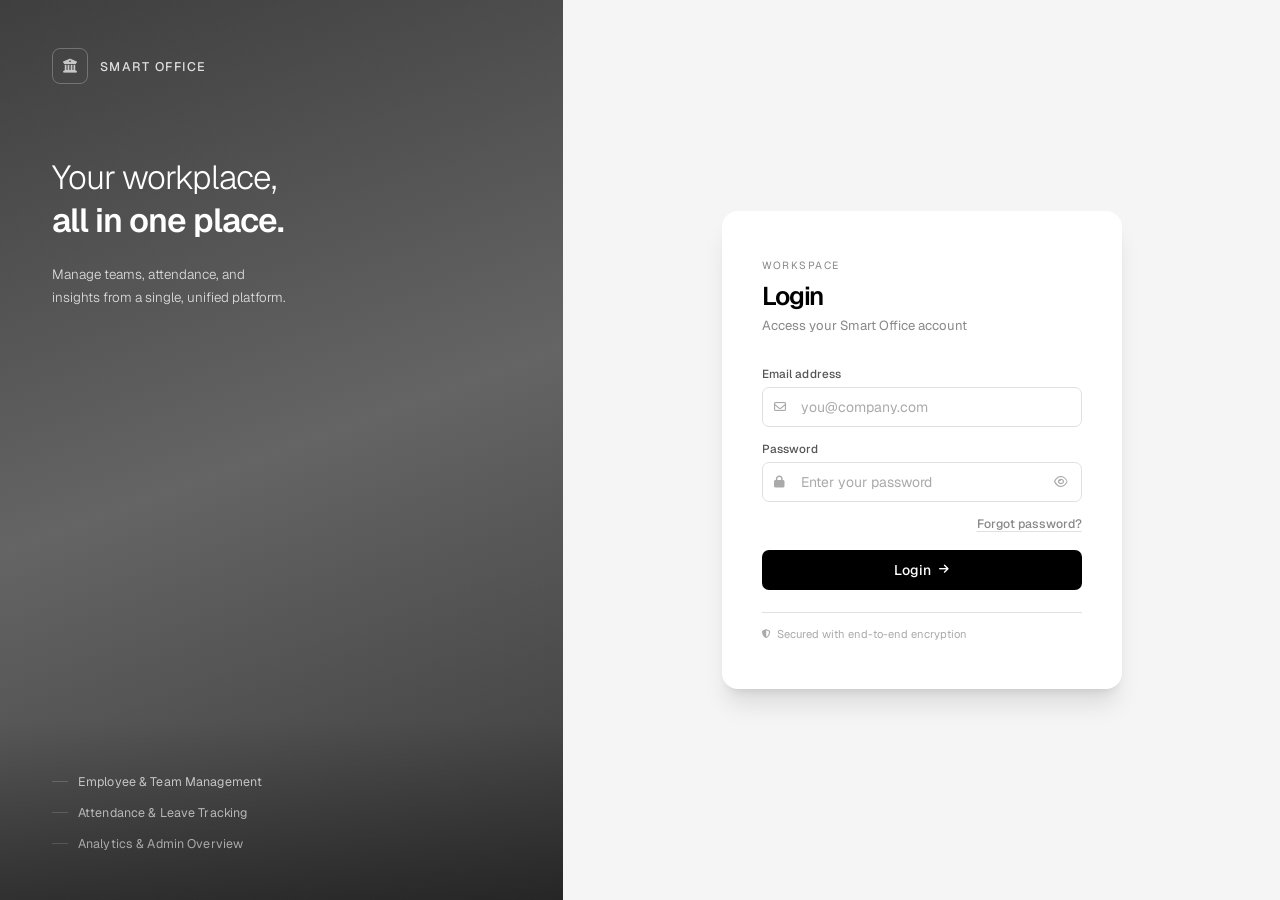
<file: Smart_Office_Management/src/main/webapp/index.html>
<!DOCTYPE html>
<html lang="en">
<head>
<meta charset="UTF-8">
<meta name="viewport" content="width=device-width, initial-scale=1.0">
<title>Smart Office — Login</title>
<link rel="preconnect" href="https://fonts.googleapis.com">
<link rel="preconnect" href="https://fonts.gstatic.com" crossorigin>
<link
	href="https://fonts.googleapis.com/css2?family=Geist:wght@300;400;500;600&family=Geist+Mono:wght@400;500&display=swap"
	rel="stylesheet">
<link rel="stylesheet"
	href="https://cdnjs.cloudflare.com/ajax/libs/font-awesome/6.5.0/css/all.min.css">
<link rel="stylesheet" href="css/smart-office-theme.css">
<script src="js/smart-office-toast.js"></script>

<style>
*, *::before, *::after {
	box-sizing: border-box;
	margin: 0;
	padding: 0;
}

:root {
	--ink: #000000;
	--ink-2: #555555;
	--ink-3: #888888;
	--ink-4: #aaaaaa;
	--line: #e0e0e0;
	--bg: #f5f5f5;
	--white: #ffffff;
}

html, body {
	height: 100%;
	font-family: 'Geist', system-ui, -apple-system, sans-serif;
	background: var(--bg);
	color: var(--ink);
	overflow: hidden;
}

.page {
	display: flex;
	height: 100vh;
	width: 100vw;
}

/* LEFT */
.left {
	flex: 0 0 44%;
	display: flex;
	flex-direction: column;
	justify-content: space-between;
	padding: 48px 52px;
	position: relative;
	overflow: hidden;
}

/* grain overlay */
.left::before {
	content: '';
	position: absolute;
	inset: 0;
	z-index: 1;
	background-image:
		url("data:image/svg+xml,%3Csvg viewBox='0 0 200 200' xmlns='http://www.w3.org/2000/svg'%3E%3Cfilter id='n'%3E%3CfeTurbulence type='fractalNoise' baseFrequency='0.9' numOctaves='4' stitchTiles='stitch'/%3E%3C/filter%3E%3Crect width='100%25' height='100%25' filter='url(%23n)' opacity='0.04'/%3E%3C/svg%3E");
	background-size: 180px 180px;
	pointer-events: none;
	opacity: .5;
}

/* bottom logo bar fade */
.left::after {
	content: '';
	position: absolute;
	bottom: 0;
	left: 0;
	right: 0;
	height: 180px;
	z-index: 1;
	background: linear-gradient(to top, rgba(0, 0, 0, .35) 0%, transparent
		100%);
	pointer-events: none;
}

.left-photo {
	position: absolute;
	inset: 0;
	background-image:
		url('https://images.unsplash.com/photo-1497366216548-37526070297c?w=900&q=80&fit=crop');
	background-size: cover;
	background-position: center;
	z-index: 0;
}

/* dark gradient overlay for readability */
.left-photo::after {
	content: '';
	position: absolute;
	inset: 0;
	background: linear-gradient(160deg, rgba(10, 10, 10, .78) 0%,
		rgba(10, 10, 10, .62) 50%, rgba(10, 10, 10, .80) 100%);
}

.left-top {
	position: relative;
	z-index: 1;
}

.left-bottom {
	position: relative;
	z-index: 1;
}

.logo {
	display: flex;
	align-items: center;
	gap: 12px;
	margin-bottom: 72px;
}

.logo:hover .logo-box {
	border-color: rgba(255, 255, 255, .4);
	color: rgba(255, 255, 255, .9);
	font-size: 15px;
}

.logo-box {
	width: 36px;
	height: 36px;
	border: 1.5px solid rgba(255, 255, 255, .25);
	border-radius: 8px;
	display: flex;
	align-items: center;
	justify-content: center;
	font-size: 14px;
	color: rgba(255, 255, 255, .7);
}

.logo-name {
	font-size: .78rem;
	font-weight: 500;
	color: rgba(255, 255, 255, .82);
	letter-spacing: .12em;
	text-transform: uppercase;
}

.logo-name:hover {
	color: rgba(255, 255, 255, .95);
	cursor: default;
}

.headline {
	font-size: clamp(1.8rem, 2.6vw, 2.4rem);
	font-weight: 300;
	color: var(--white);
	line-height: 1.3;
	letter-spacing: -.03em;
	margin-bottom: 20px;
}

.headline strong {
	font-weight: 600;
	display: block;
}

.desc {
	font-size: .84rem;
	color: rgba(255, 255, 255, .82);
	line-height: 1.75;
	max-width: 240px;
	font-weight: 300;
}

.feature-list {
	list-style: none;
	display: flex;
	flex-direction: column;
	gap: 14px;
}

.feature-list li {
	display: flex;
	align-items: center;
	gap: 10px;
	font-size: .78rem;
	color: rgba(255, 255, 255, .82);
	font-weight: 400;
	letter-spacing: .01em;
}

.feature-list li::before {
	content: '';
	width: 16px;
	height: 1px;
	background: rgba(255, 255, 255, .2);
	flex-shrink: 0;
}

.ver {
	font-family: 'Geist Mono', monospace;
	font-size: .62rem;
	color: rgba(255, 255, 255, .18);
	letter-spacing: .12em;
	text-transform: uppercase;
	margin-top: 32px;
}

/* RIGHT */
.right {
	flex: 0 0 56%;
	display: flex;
	align-items: center;
	justify-content: center;
	background: var(--bg);
	position: relative;
}

.card {
	width: 100%;
	max-width: 400px;
	margin: 0 32px;
	background: var(--white);
	border-radius: 16px;
	box-shadow: 0 20px 25px -5px rgb(0 0 0/ 0.1), 0 8px 10px -6px
		rgb(0 0 0/ 0.1);
	padding: 48px 40px;
	position: relative;
}

.frm {
	width: 100%;
}

#frmForgot {
	display: none;
}

.card-head {
	margin-bottom: 32px;
}

.card-label {
	font-family: 'Geist', system-ui, sans-serif;
	font-size: .65rem;
	letter-spacing: .14em;
	text-transform: uppercase;
	color: var(--ink-3);
	margin-bottom: 10px;
}

.card-title {
	font-size: 1.6rem;
	font-weight: 600;
	color: var(--ink);
	letter-spacing: -.04em;
	line-height: 1.1;
}

.card-sub {
	font-size: .82rem;
	color: var(--ink-3);
	margin-top: 6px;
	font-weight: 400;
}

.field {
	margin-bottom: 14px;
}

.field label {
	display: block;
	font-size: .73rem;
	font-weight: 500;
	color: var(--ink-2);
	margin-bottom: 6px;
	letter-spacing: .01em;
}

.inp-wrap {
	position: relative;
}

.inp-wrap input {
	width: 100%;
	padding: 10px 14px 10px 38px;
	border: 1px solid var(--line);
	border-radius: 7px;
	font-family: 'Geist', system-ui, sans-serif;
	font-size: .875rem;
	color: var(--ink);
	background: var(--white);
	outline: none;
	transition: border-color .15s, box-shadow .15s;
}

.inp-wrap input::placeholder {
	color: var(--ink-4);
}

.inp-wrap input:focus {
	border-color: var(--ink);
	box-shadow: 0 0 0 3px rgba(0, 0, 0, .08);
}

.inp-wrap .ico {
	position: absolute;
	left: 12px;
	top: 50%;
	transform: translateY(-50%);
	font-size: 12px;
	color: var(--ink-4);
	pointer-events: none;
	transition: color .15s;
}

.inp-wrap:focus-within .ico {
	color: var(--ink-2);
}

.eye-btn {
	position: absolute;
	right: 10px;
	top: 50%;
	transform: translateY(-50%);
	background: none;
	border: none;
	cursor: pointer;
	color: var(--ink-4);
	font-size: 12px;
	padding: 4px;
	transition: color .15s;
}

.eye-btn:hover {
	color: var(--ink);
}

.mid-row {
	display: flex;
	justify-content: flex-end;
	margin: 6px 0 18px;
}

.fp-btn {
	background: none;
	border: none;
	cursor: pointer;
	font-family: 'Geist', system-ui, sans-serif;
	font-size: .76rem;
	font-weight: 500;
	color: var(--ink-3);
	padding: 0;
	transition: color .15s;
	text-decoration: underline;
	text-underline-offset: 3px;
	text-decoration-color: var(--line);
}

.fp-btn:hover {
	color: var(--ink);
	text-decoration-color: var(--ink-2);
}

.btn-submit {
	width: 100%;
	padding: 11px 16px;
	border: none;
	border-radius: 7px;
	background: var(--ink);
	color: var(--white);
	font-family: 'Geist', system-ui, sans-serif;
	font-size: .875rem;
	font-weight: 500;
	letter-spacing: .01em;
	cursor: pointer;
	display: flex;
	align-items: center;
	justify-content: center;
	gap: 8px;
	transition: opacity .15s, transform .1s;
}

.btn-submit:hover {
	opacity: .85;
	transform: translateY(-1px);
}

.btn-submit:active {
	transform: translateY(0);
	opacity: 1;
}

.back-btn {
	display: inline-flex;
	align-items: center;
	gap: 6px;
	background: none;
	border: none;
	cursor: pointer;
	font-family: 'Geist', system-ui, sans-serif;
	font-size: .78rem;
	font-weight: 500;
	color: var(--ink-3);
	padding: 0;
	margin-top: 14px;
	transition: color .15s;
	text-decoration: underline;
	text-underline-offset: 3px;
	text-decoration-color: var(--line);
}

.back-btn:hover {
	color: var(--ink);
}

.divider {
	height: 1px;
	background: var(--line);
	margin: 22px 0 14px;
}

.footer-note {
	display: flex;
	align-items: center;
	gap: 6px;
	font-size: .7rem;
	color: var(--ink-4);
}

.footer-note i {
	font-size: 9px;
}

.forgot-desc {
	font-size: .82rem;
	color: #555555;
	line-height: 1.7;
	margin-bottom: 20px;
	font-weight: 400;
}

/* Animations */
@keyframes slideOutLeft {
	from {opacity: 1;
	transform: translateX(0);
}

to {
	opacity: 0;
	transform: translateX(-20px);
}

}
@keyframes slideInRight {
	from {opacity: 0;
	transform: translateX(20px);
}

to {
	opacity: 1;
	transform: translateX(0);
}

}
@keyframes slideOutRight {
	from {opacity: 1;
	transform: translateX(0);
}

to {
	opacity: 0;
	transform: translateX(20px);
}

}
@keyframes slideInLeft {
	from {opacity: 0;
	transform: translateX(-20px);
}

to {
	opacity: 1;
	transform: translateX(0);
}

}
@keyframes entryReveal {
	from {opacity: 0;
	transform: translateY(14px);
}

to {
	opacity: 1;
	transform: translateY(0);
}

}
.anim-slide-out-left {
	animation: slideOutLeft .3s ease forwards;
}

.anim-slide-in-right {
	animation: slideInRight .3s ease forwards;
}

.anim-slide-out-right {
	animation: slideOutRight .3s ease forwards;
}

.anim-slide-in-left {
	animation: slideInLeft .3s ease forwards;
}

.anim-entry {
	animation: entryReveal .5s cubic-bezier(.22, 1, .36, 1) .06s both;
}

@media ( max-width : 768px) {
	.left {
		display: none;
	}
	.right {
		flex: 0 0 100%;
	}
	.card {
		margin: 24px 20px;
		padding: 40px 28px;
		max-width: none;
	}
}
</style>
</head>
<body>

	<div class="page">

		<!-- LEFT -->
		<div class="left">
			<div class="left-photo"></div>
			<div class="left-top">
				<div class="logo">
					<div class="logo-box">
						<i class="fa-solid fa-building-columns"></i>
					</div>
					<span class="logo-name">Smart Office</span>
				</div>

				<div class="headline">
					Your workplace,<br> <strong>all in one place.</strong>
				</div>
				<p class="desc">Manage teams, attendance, and insights from a
					single, unified platform.</p>
			</div>

			<div class="left-bottom">
				<ul class="feature-list">
					<li>Employee &amp; Team Management</li>
					<li>Attendance &amp; Leave Tracking</li>
					<li>Analytics &amp; Admin Overview</li>
				</ul>
				<!--       <div class="ver">v2.0 · HRMS Platform</div> -->
			</div>
		</div>

		<!-- RIGHT -->
		<div class="right">
			<div class="card">

				<!-- LOGIN -->
				<div class="frm anim-entry" id="frmLogin">
					<div class="card-head">
						<div class="card-label">Workspace</div>
						<div class="card-title">Login</div>
						<div class="card-sub">Access your Smart Office account</div>
					</div>

					<form action="Login" method="post" autocomplete="on">
						<div class="field">
							<label for="loginEmail">Email address</label>
							<div class="inp-wrap">
								<i class="fa-regular fa-envelope ico"></i> <input type="email"
									id="loginEmail" name="email" placeholder="you@company.com"
									required autocomplete="email">
							</div>
						</div>
						<div class="field">
							<label for="loginPwd">Password</label>
							<div class="inp-wrap">
								<i class="fa-solid fa-lock ico"></i> <input type="password"
									id="loginPwd" name="password" placeholder="Enter your password"
									required autocomplete="current-password">
								<button type="button" class="eye-btn" id="eyeBtn"
									title="Hold to reveal">
									<i class="fa-regular fa-eye" id="eyeIco"></i>
								</button>
							</div>
						</div>
						<div class="mid-row">
							<button type="button" class="fp-btn" id="btnShowForgot">Forgot
								password?</button>
						</div>
						<button type="submit" class="btn-submit">
							<span>Login</span> <i class="fa-solid fa-arrow-right"
								style="font-size: 11px"></i>
						</button>
					</form>

					<div class="divider"></div>
					<div class="footer-note">
						<i class="fa-solid fa-shield-halved"></i> Secured with end-to-end
						encryption
					</div>
				</div>

				<!-- FORGOT -->
				<div class="frm" id="frmForgot">
					<div class="card-head">
						<div class="card-label">Account recovery</div>
						<div class="card-title">Forget password</div>
						<div class="card-sub">We'll send you a secure link</div>
					</div>

					<p class="forgot-desc">Enter your registered email and we'll
						send a reset link valid for 20 minutes.</p>

					<form action="ForgotPasswordServlet" method="post"
						autocomplete="off">
						<div class="field">
							<label for="forgotEmail">Email address</label>
							<div class="inp-wrap">
								<i class="fa-regular fa-envelope ico"></i> <input type="email"
									id="forgotEmail" name="email" placeholder="you@company.com"
									required autocomplete="email">
							</div>
						</div>
						<button type="submit" class="btn-submit">
							<span>Send reset link</span> <i class="fa-solid fa-paper-plane"
								style="font-size: 11px"></i>
						</button>
					</form>

					<button type="button" class="back-btn" id="btnShowLogin">
						<i class="fa-solid fa-arrow-left" style="font-size: 9px"></i> Back
						to Login
					</button>

					<!--         <div class="divider"></div> -->
					<!--         <div class="footer-note"> -->
					<!--           <i class="fa-solid fa-shield-halved"></i> -->
					<!--           Secured with end-to-end encryption -->
					<!--         </div> -->
					<!--       </div> -->

				</div>
			</div>

		</div>

		<div id="toast" aria-live="polite"></div>

		<script>
(function () {
  if (window.self !== window.top) {
    window.top.location.replace(window.location.href);
  }
})();
const frmLogin  = document.getElementById('frmLogin');
const frmForgot = document.getElementById('frmForgot');
let busy = false;

document.getElementById('btnShowForgot').addEventListener('click', function () {
  if (busy) return; busy = true;
  frmLogin.classList.add('anim-slide-out-left');
  setTimeout(function () {
    frmLogin.style.display = 'none'; frmLogin.classList.remove('anim-slide-out-left');
    frmForgot.style.display = 'block';
    requestAnimationFrame(function () { requestAnimationFrame(function () {
      frmForgot.classList.add('anim-slide-in-right');
      setTimeout(function () { frmForgot.classList.remove('anim-slide-in-right'); document.getElementById('forgotEmail').focus(); busy = false; }, 350);
    }); });
  }, 320);
});

document.getElementById('btnShowLogin').addEventListener('click', function () {
  if (busy) return; busy = true;
  frmForgot.classList.add('anim-slide-out-right');
  setTimeout(function () {
    frmForgot.style.display = 'none'; frmForgot.classList.remove('anim-slide-out-right');
    frmLogin.style.display = 'block';
    requestAnimationFrame(function () { requestAnimationFrame(function () {
      frmLogin.classList.add('anim-slide-in-left');
      setTimeout(function () { frmLogin.classList.remove('anim-slide-in-left'); document.getElementById('loginEmail').focus(); busy = false; }, 350);
    }); });
  }, 320);
});

const eyeBtn = document.getElementById('eyeBtn');
const eyeIco = document.getElementById('eyeIco');
const pwInp  = document.getElementById('loginPwd');
eyeBtn.addEventListener('click', () => {
	  const isVisible = pwInp.type === 'text';
	  pwInp.type = isVisible ? 'password' : 'text';
	  eyeIco.className = isVisible ? 'fa-regular fa-eye' : 'fa-regular fa-eye-slash';
	});

	eyeBtn.addEventListener('touchstart', e => { e.preventDefault(); eyeBtn.click(); });const sp = new URLSearchParams(window.location.search);
const MSGS = { invalid:'Invalid email or password.', inactive:'Your account is inactive. Contact admin.', invalidRole:'Invalid role assigned. Contact admin.', server:'Server error. Please try again later.', weakPassword:'Password must be ≥8 chars: upper, lower, number & symbol.', sessionExpired:'Session expired. Please login again.' };
const err = sp.get('error');
const logout = sp.get('logout');

let hasParams = false;

if (err && MSGS[err]) {
    showToast(MSGS[err], 'error');
    hasParams = true;
}

if (logout === 'success') {
    showToast('Logged out successfully.', 'success');
    hasParams = true;
}

// 🔥 Remove params after showing message
if (hasParams) {
    setTimeout(() => {
        window.history.replaceState({}, document.title, window.location.pathname);
    }, 100);
}
document.addEventListener('contextmenu', e => e.preventDefault());
document.onkeydown = e => e.keyCode===123||(e.ctrlKey&&e.shiftKey&&['I','J','C'].includes(e.key.toUpperCase()))?false:true;
</script>
</body>
</html>
</file>
<file: Smart_Office_Management/src/main/webapp/css/smart-office-theme.css>
@import url("smart-office-toast.css");

/**
 * Smart Office — shared UI tokens (login + dashboard shells)
 * Palette: primary black, white surfaces, gray text, light borders (matches login)
 */
:root {
  --so-black: #000000;
  --so-black-soft: #111111;
  --so-text: #555555;
  --so-text-muted: #888888;
  --so-text-light: #aaaaaa;
  --so-border: #e0e0e0;
  --so-bg: #ffffff;
  --so-bg-page: #f5f5f5;
  --so-sidebar-bg: #2d2d2d;
  --so-sidebar-border: #242424;
  --so-sidebar-active: rgba(255, 255, 255, 0.14);
  --so-sidebar-hover: rgba(255, 255, 255, 0.08);
  --so-sidebar-width: 18rem;
  --so-font: "Geist", system-ui, -apple-system, "Segoe UI", sans-serif;
  --so-font-mono: "Geist Mono", ui-monospace, monospace;
  /* Inner iframe pages (adminOverview / employee views) */
  --so-content-bg: #f0f2f8;
  --so-content-text: #1a1d2e;
  --so-content-text-muted: #5a6278;
  --so-content-text-dim: #9aa0b8;
  --so-content-border: #e4e8f0;
}

/* Fluid root type — scales between mobile and desktop (all pages using this stylesheet) */
html {
  font-size: clamp(14px, 3.75vw, 16px);
}

/* Shell layout (admin / user / manager dashboard) */
body.so-shell {
  font-family: var(--so-font);
  color: var(--so-text);
  background: var(--so-bg-page);
  min-height: 100dvh;
  height: 100dvh;
  padding-bottom: env(safe-area-inset-bottom, 0px);
}

.so-header {
  background: var(--so-bg) !important;
  border-color: var(--so-border) !important;
  box-shadow: 0 1px 0 rgba(0, 0, 0, 0.06);
  padding: 0.5rem 0.75rem !important;
  min-height: 0 !important;
  font-family: var(--so-font);
}

@media (min-width: 640px) {
  .so-header {
    padding-left: 1rem !important;
    padding-right: 1rem !important;
  }
}

.so-header h1 {
  color: var(--so-black) !important;
  font-size: 0.9375rem !important;
  font-weight: 600 !important;
  line-height: 1.25 !important;
  letter-spacing: -0.02em;
  font-family: var(--so-font);
}

@media (min-width: 640px) {
  .so-header h1 {
    font-size: 1rem !important;
  }
}

.so-header .so-welcome,
.so-header .text-slate-600 {
  color: var(--so-text) !important;
  font-size: 0.8125rem !important;
  font-family: var(--so-font);
}

.so-header .so-welcome strong,
.so-header strong.text-slate-800 {
  color: var(--so-black) !important;
}

.so-main {
  background: var(--so-bg-page) !important;
  padding-bottom: calc(env(safe-area-inset-bottom, 0px) + 12px);
}

/* Sidebar: soft charcoal (“light black”), compact width */
.so-sidebar {
  background: var(--so-sidebar-bg) !important;
  border-color: var(--so-sidebar-border) !important;
  box-shadow: none !important;
  width: var(--so-sidebar-width) !important;
  min-width: var(--so-sidebar-width) !important;
  max-width: min(85vw, var(--so-sidebar-width)) !important;
}

.so-sidebar nav,
.so-sidebar .border-t,
.so-sidebar .sidebar-bottom {
  border-color: rgba(255, 255, 255, 0.1) !important;
}

/* Nav buttons: default */
.so-sidebar .sidebar-btn {
  color: rgba(255, 255, 255, 0.78) !important;
  background: transparent !important;
}

.so-sidebar .sidebar-btn:hover {
  background: var(--so-sidebar-hover) !important;
  color: #ffffff !important;
}

/* Active — JS adds bg-indigo-50 + text-indigo-700 (admin/manager) or .active (user) */
.so-sidebar .sidebar-btn.bg-indigo-50,
.so-sidebar .sidebar-btn.text-indigo-700,
.so-sidebar .sidebar-btn.active {
  background: var(--so-sidebar-active) !important;
  color: #ffffff !important;
  font-weight: 600 !important;
}

.so-sidebar .sidebar-btn i {
  color: inherit;
  opacity: 0.95;
}

.so-sidebar .sidebar-btn,
.so-sidebar a[href*="logout"] {
  font-size: clamp(0.8125rem, 0.2vw + 0.78rem, 0.9375rem) !important;
  line-height: 1.35 !important;
}

/* Logout */
.so-sidebar a[href*="logout"],
.so-sidebar .so-logout {
  color: #fca5a5 !important;
}

.so-sidebar a[href*="logout"]:hover,
.so-sidebar .so-logout:hover {
  background: rgba(248, 113, 113, 0.12) !important;
  color: #fecaca !important;
}

.so-sidebar .sidebar-logout-btn {
  color: #fca5a5 !important;
}

.so-sidebar .sidebar-logout-btn:hover {
  background: rgba(248, 113, 113, 0.12) !important;
  color: #fecaca !important;
}

/* Mobile menu button in header (stays on white bar) */
.so-menu-btn {
  border-color: var(--so-border) !important;
  color: var(--so-text) !important;
  width: 2rem !important;
  height: 2rem !important;
  min-width: 2rem !important;
  min-height: 2rem !important;
  border-radius: 0.5rem !important;
}

.so-menu-btn i {
  font-size: 0.9375rem !important;
}

/* Notification bell on white header — compact to match slim navbar */
.so-header .notif-trigger {
  border-color: var(--so-border) !important;
  color: var(--so-text) !important;
  width: 2rem !important;
  height: 2rem !important;
  min-width: 2rem !important;
  min-height: 2rem !important;
  border-radius: 0.5rem !important;
}

.so-header .notif-trigger:hover {
  background: var(--so-bg-page) !important;
  color: var(--so-black) !important;
}

.so-header .notif-trigger i {
  font-size: 1rem !important;
}

.notif-badge {
  border-color: var(--so-bg) !important;
}

/* manager.jsp — notification bell: primary black, compact */
body.so-shell .icon-btn {
  background: var(--so-black) !important;
  width: 2rem !important;
  height: 2rem !important;
  min-width: 2rem !important;
  border-radius: 0.5rem !important;
}

body.so-shell .icon-btn:hover {
  background: var(--so-black-soft) !important;
}

body.so-shell .icon-btn i {
  font-size: 0.9375rem !important;
}

/* manager.jsp monolithic page — top bar (compact, matches shell headers) */
.so-shell .top-bar,
body.so-shell .top-bar {
  background: var(--so-bg) !important;
  border-bottom: 1px solid var(--so-border) !important;
  height: 2.75rem !important;
  min-height: 2.75rem !important;
  padding: 0 1rem !important;
  box-shadow: 0 1px 0 rgba(0, 0, 0, 0.06) !important;
}

.so-shell .top-bar h2 {
  color: var(--so-black) !important;
  font-family: var(--so-font);
  font-size: clamp(0.875rem, 0.35vw + 0.8rem, 1rem) !important;
  font-weight: 600 !important;
  line-height: 1.25 !important;
  letter-spacing: -0.02em;
}

.so-shell .welcome {
  color: var(--so-text) !important;
  font-family: var(--so-font);
  font-size: clamp(0.75rem, 0.25vw + 0.7rem, 0.875rem) !important;
}

.so-shell .content-area {
  background: var(--so-bg-page) !important;
}

/* manager.jsp dark-theme toggle — keep sidebar dark */
body.dark-theme .sidebar.so-sidebar {
  background: #3d3d3d !important;
}
body.dark-theme .sidebar-btn.active {
  background: rgba(255, 255, 255, 0.12) !important;
  color: #fff !important;
}

/* ── Iframe content pages (employee / shared views — match adminOverview tokens) ── */
body.user-iframe-page {
  font-family: var(--so-font) !important;
  font-size: clamp(0.875rem, 0.2vw + 0.82rem, 1rem);
  color: var(--so-content-text);
  background: var(--so-content-bg) !important;
  -webkit-font-smoothing: antialiased;
  -moz-osx-font-smoothing: grayscale;
  padding-bottom: calc(env(safe-area-inset-bottom, 0px) + 18px);
}

body.user-iframe-page h1,
body.user-iframe-page h2,
body.user-iframe-page h3 {
  font-family: var(--so-font);
  letter-spacing: -0.02em;
}

body.user-iframe-page h1 {
  font-size: clamp(1.25rem, 2.5vw + 0.5rem, 1.625rem);
  line-height: 1.2;
}

body.user-iframe-page h2 {
  font-size: clamp(1.05rem, 1.8vw + 0.45rem, 1.35rem);
  line-height: 1.25;
}

body.user-iframe-page h3 {
  font-size: clamp(0.95rem, 1.2vw + 0.5rem, 1.125rem);
}
</file>
